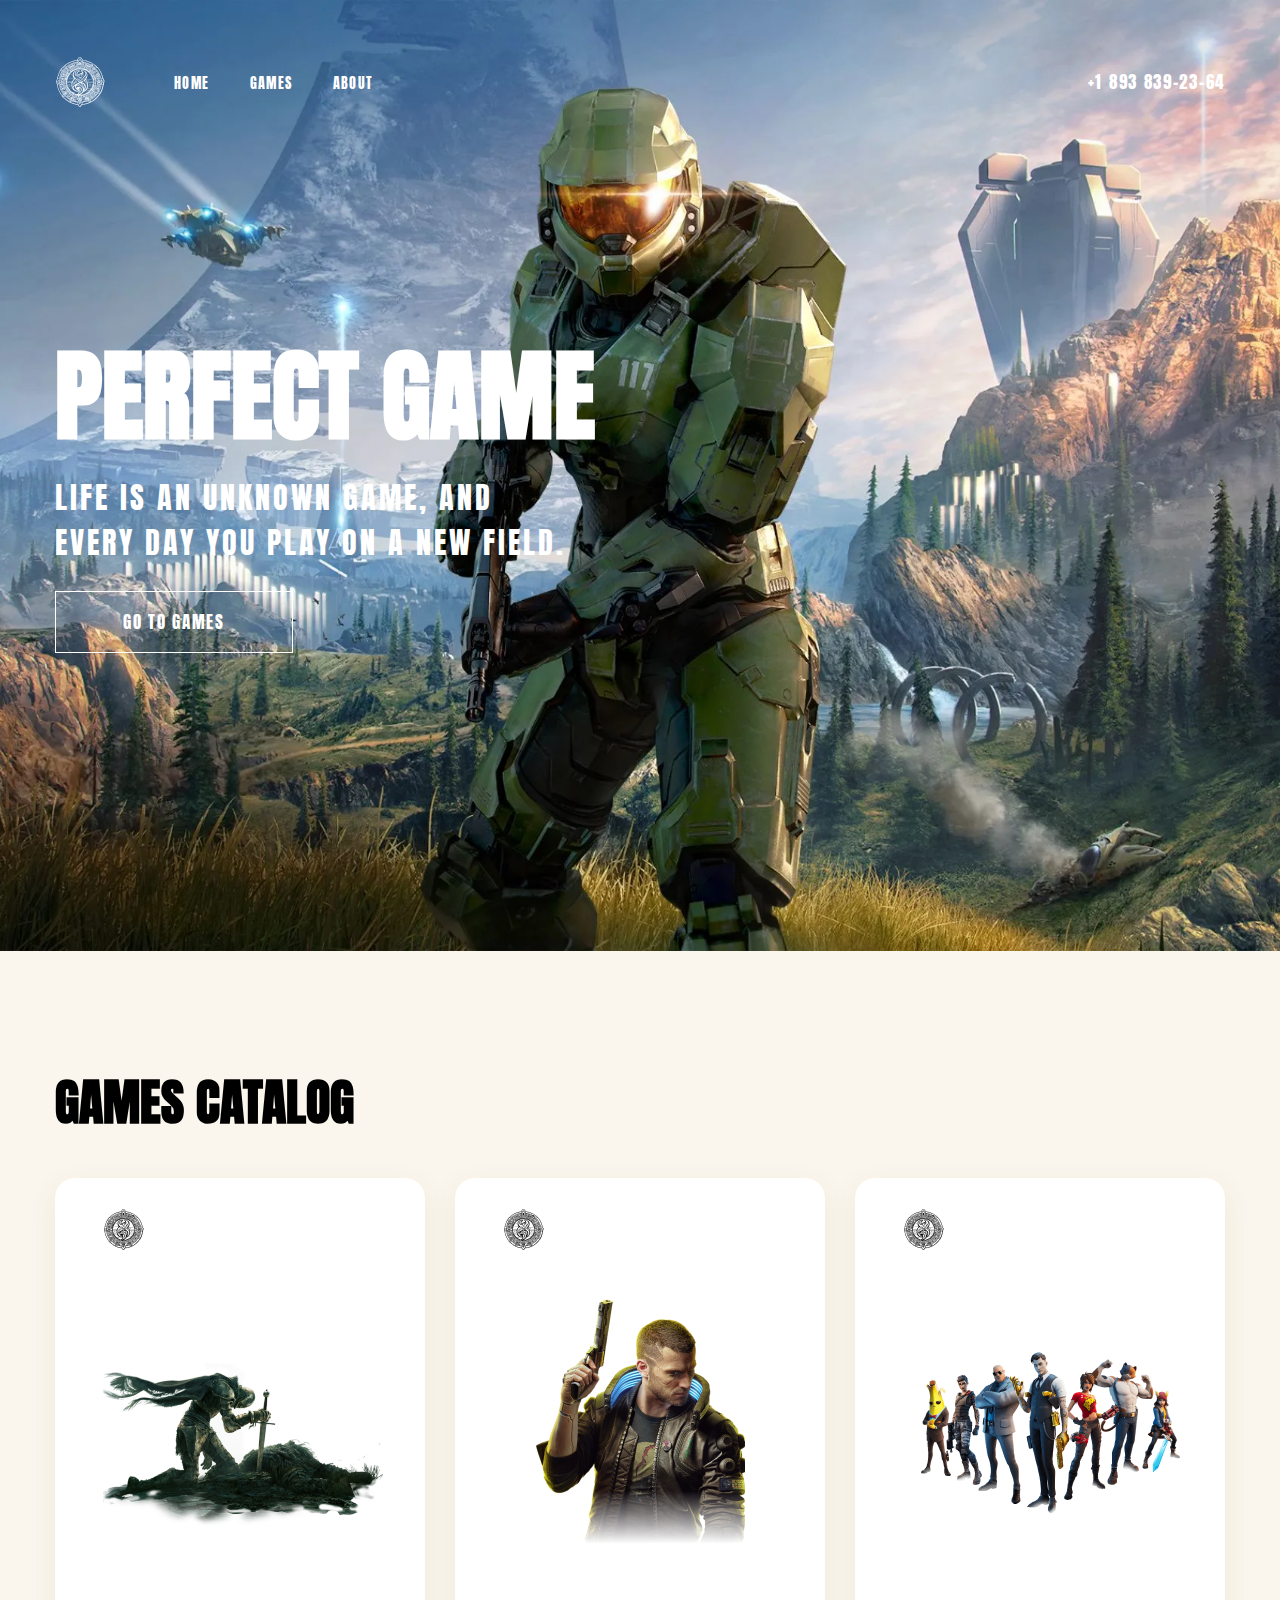
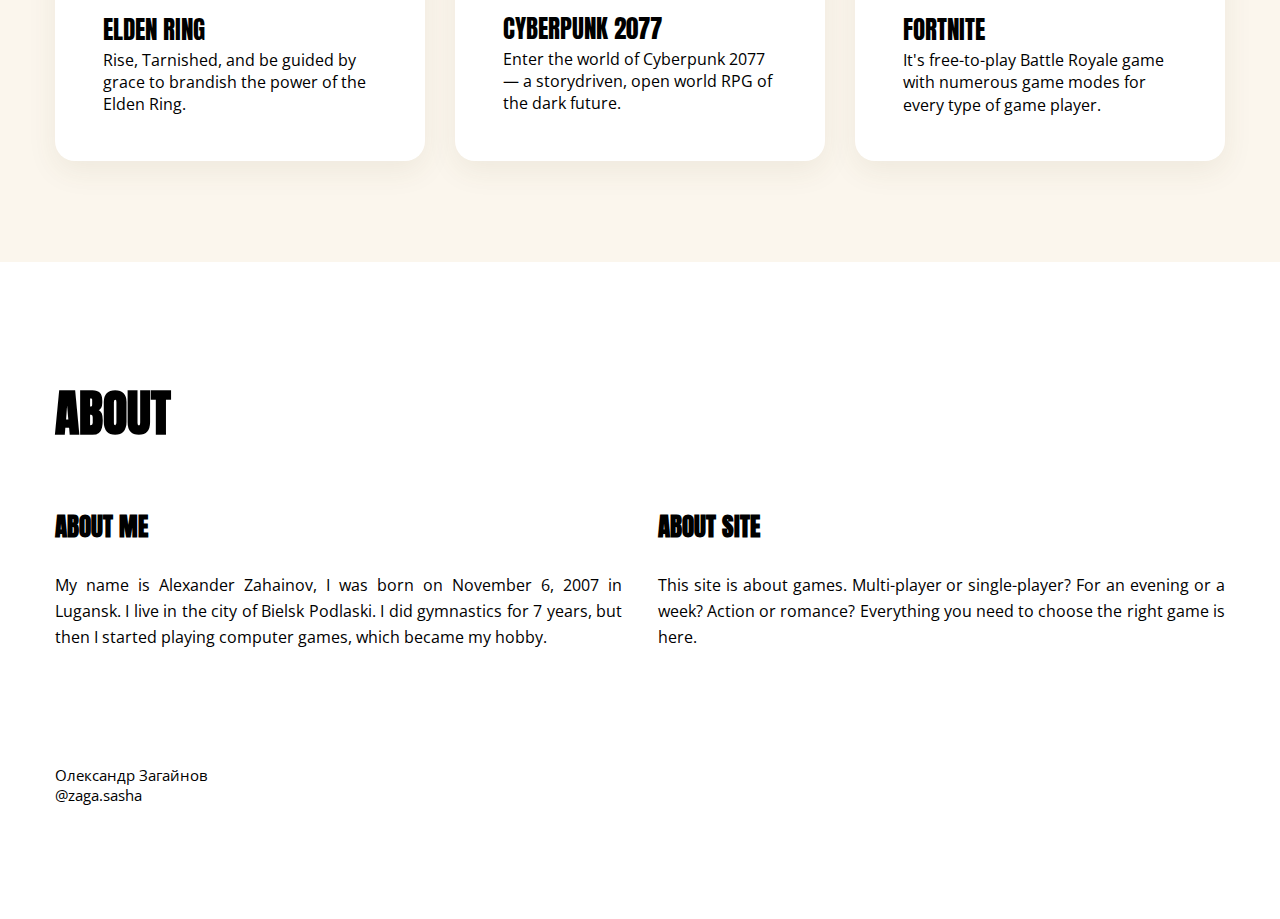
<file: index.html>
<!DOCTYPE html>
<html lang="en">
<head>
	<meta charset="UTF-8">
	<title>Burning Man</title>
	<link href="https://fonts.googleapis.com/css2?family=Anton&family=Open+Sans&display=swap" rel="stylesheet">
	<link rel="icon" href="img/logo.png" type="image/x-icon">
	<link rel="shortcut icon" href="img/logo.png" type="image/x-icon"> 
	<link rel="stylesheet" href="css/main.css">
</head>
<body>
	<header id="header" class="header">
		<div class="container">
			<div class="nav">
				<img src="img/Mask group1.png" alt="Burning Man" class="logo">
				<ul class="menu">
					<li>
						<a href="index.html">
							Home
						</a>
					</li>
					<li>
						<a href="#games">
							Games
						</a>
					</li>
					<li>
						<a href="#about">
							About
						</a>
					</li>
				</ul>
				<a href="tel:+18938392364" class="tel">
					+1 893 839-23-64
				</a>
			</div>
			<div class="offer">
				<h1>Perfect game
				</h1>
				<p>
					Life is an unknown game, and every day you play on a new field.
				</p>
				<a href="#games" class="btn">Go to games</a>
			</div>
		</div>
	</header>
	<header id="header" class="header1">
		<div class="container">
			<div class="group">
				<h2 id="games">Games catalog</h2>
				<div class="games">
					<a href="eldenring.html" class="rectangle1">
						<img src="img/logo.png" alt="logo" class="gamescataloglogo">
						<img src="img/eldenringcatalog.jpg" alt="Games catalog 1" class="eldenringcatalogfoto">
						<div class="catalogtext">
							<h3>Elden Ring</h3>
							<p>
								Rise, Tarnished, and be guided by grace to brandish the power of the Elden Ring.
							</p>
						</div>
					</a>
					<a href="cyberpunk.html" class="rectangle2">
						<img src="img/logo.png" alt="logo" class="gamescataloglogo">
						<img src="img/cyberpunkcatalog.jpg" alt="Games catalog 2" class="cyberpunkcatalogfoto">
						<div class="catalogtext">
							<h3>Cyberpunk 2077</h3>
							<p>
								Enter the world of Cyberpunk 2077 — a storydriven, open world RPG of the dark future.
							</p>
						</div>
					</a>
					<a href="fortnite.html" class="rectangle3">
						<img src="img/logo.png" alt="logo" class="gamescataloglogo">
						<img src="img/fortnitecatalog.jpg" alt="Games catalog 3" class="fortnitecatalogfoto">
						<div class="catalogtext">
							<h3>Fortnite</h3>
							<p>
								It's free-to-play Battle Royale game with numerous game modes for every type of game player.
							</p>
						</div>
					</a>
				</div>
			</div>
		</div>
	</header>
	<section id="about" class="about">
		<div class="container">
			<h2 id="about">About</h2>
			<div class="description">
				<div class="desc-left">
					<h3>About me</h3>
					<p>
						My name is Alexander Zahainov, I was born on November 6, 2007 in Lugansk. I live in the city of Bielsk Podlaski. I did gymnastics for 7 years, but then I started playing computer games, which became my hobby.
					</p>
				</div>
				<div class="desc-right">
					<h3>About site</h3>
					<p>
						This site is about games. Multi-player or single-player? For an evening or a week? Action or romance? Everything you need to choose the right game is here.
					</p>
				</div>			
			</div>
		</div>
	</section>
	<footer id="footer" class="footer">
		<div class="container">
			<div class="footer-text">
				<p>
					Олександр Загайнов
				</p>
				<p>
					@zaga.sasha
				</p>
			</div>
		</div>
	</footer>
</body>
</html>
</file>
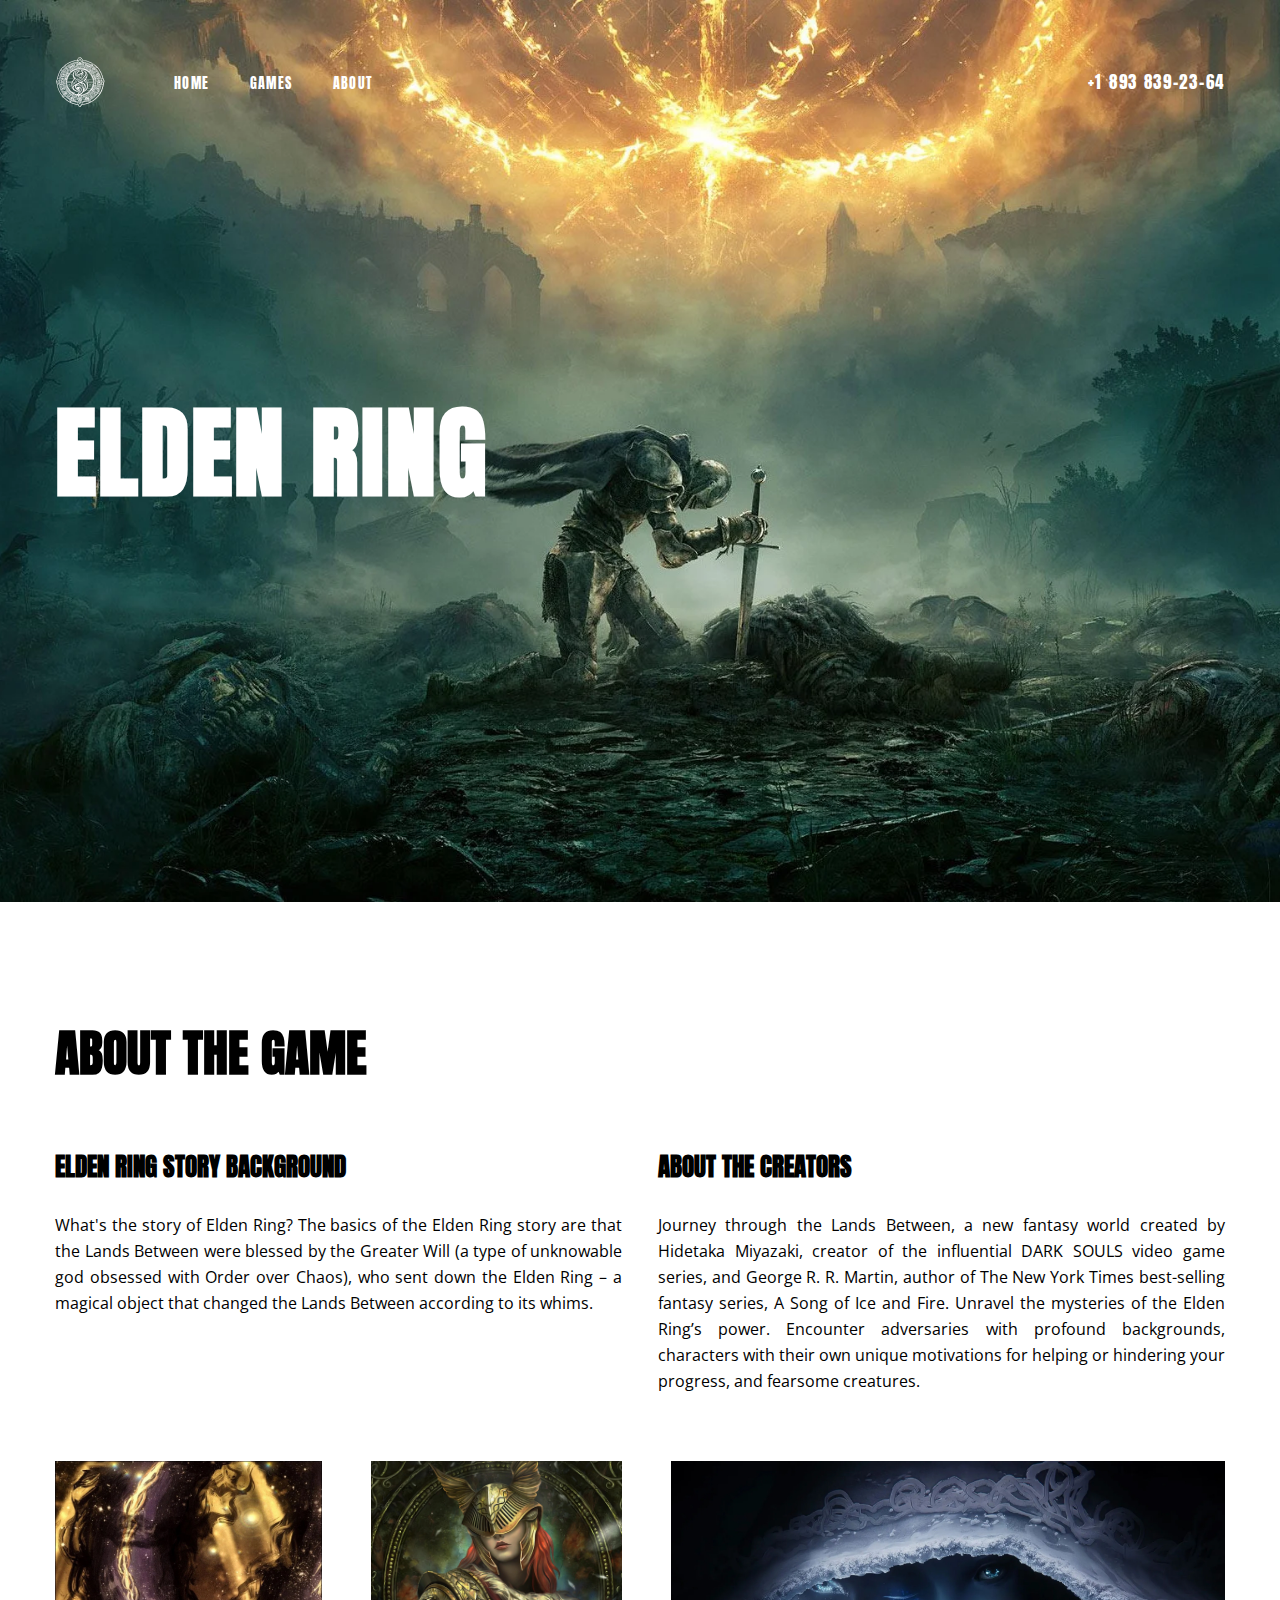
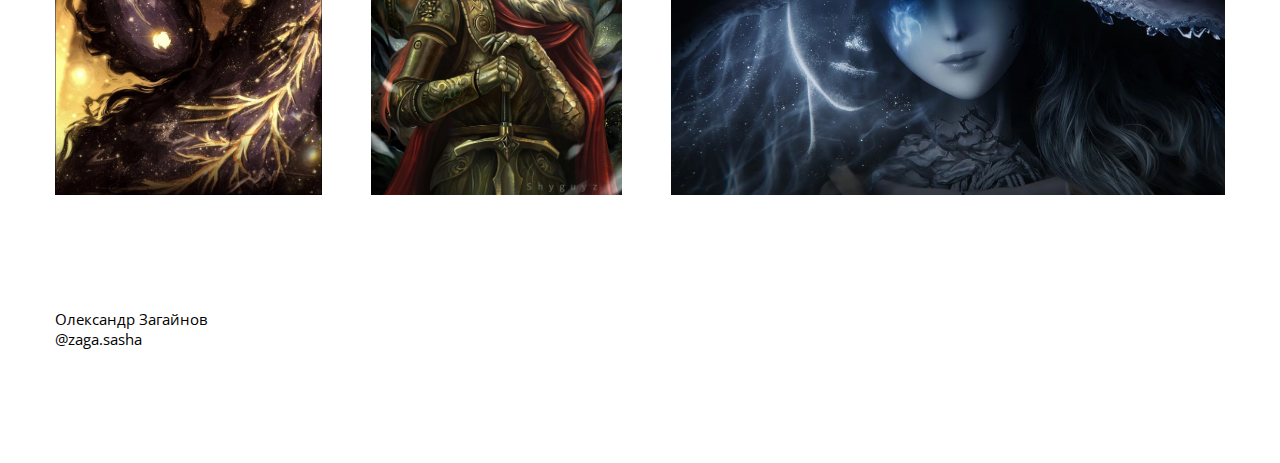
<file: eldenring.html>
<!DOCTYPE html>
<html lang="en">
<head>
	<meta charset="UTF-8">
	<title>Burning Man</title>
	<link href="https://fonts.googleapis.com/css2?family=Anton&family=Open+Sans&display=swap" rel="stylesheet">
	<link rel="icon" href="img/logo.png" type="image/x-icon">
	<link rel="shortcut icon" href="img/logo.png" type="image/x-icon"> 
	<link rel="stylesheet" href="css/eldenring.css">
</head>
<body>
	<div id="swup" class="transition-fade">
	<header id="header" class="header">
		<div class="container">
			<div class="nav">
				<img src="img/Mask group1.png" alt="Burning Man" class="logo">
				<ul class="menu">
					<li>
						<a href="index.html">
							Home
						</a>
					</li>
					<li>
						<a href="index.html#games">
							Games
						</a>
					</li>
					<li>
						<a href="index.html#about">
							About
						</a>
					</li>
				</ul>
				<a href="tel:+18938392364" class="tel">
					+1 893 839-23-64
				</a>
			</div>
			<div class="offer">
				<h1>
					Elden Ring
				</h1>
			</div>
		</div>
	</header>
	<section id="about" class="about">
		<div class="container">
			<h2>About the Game</h2>
			<div class="description">
				<div class="desc-left">
					<h3>Elden ring story background</h3>
					<p>
						What's the story of Elden Ring? The basics of the Elden Ring story are that the Lands Between were blessed by the Greater Will (a type of unknowable god obsessed with Order over Chaos), who sent down the Elden Ring – a magical object that changed the Lands Between according to its whims.
					</p>
				</div>
				<div class="desc-right">
					<h3>About the creators</h3>
					<p>
						Journey through the Lands Between, a new fantasy world created by Hidetaka Miyazaki, creator of the influential DARK SOULS video game series, and George R. R. Martin, author of The New York Times best-selling fantasy series, A Song of Ice and Fire.
						Unravel the mysteries of the Elden Ring’s power. Encounter adversaries with profound backgrounds, characters with their own unique motivations for helping or hindering your progress, and fearsome creatures.
					</p>
				</div>			
			</div>
			<div class="gallery">
				<img src="img/eldenring2.jpg" alt="Event photo 1">
				<img src="img/eldenring3.jpg" alt="Event photo 2">
				<img src="img/eldenring4.jpg" alt="Event photo 3">
			</div>
		</div>
	</section>
	<footer id="footer" class="footer">
		<div class="container">
			<div class="footer-text">
				<p>
					Олександр Загайнов
				</p>
				<p>
					@zaga.sasha
				</p>
			</div>
		</div>
	</footer>
	</div>
</body>
</html>
</file>
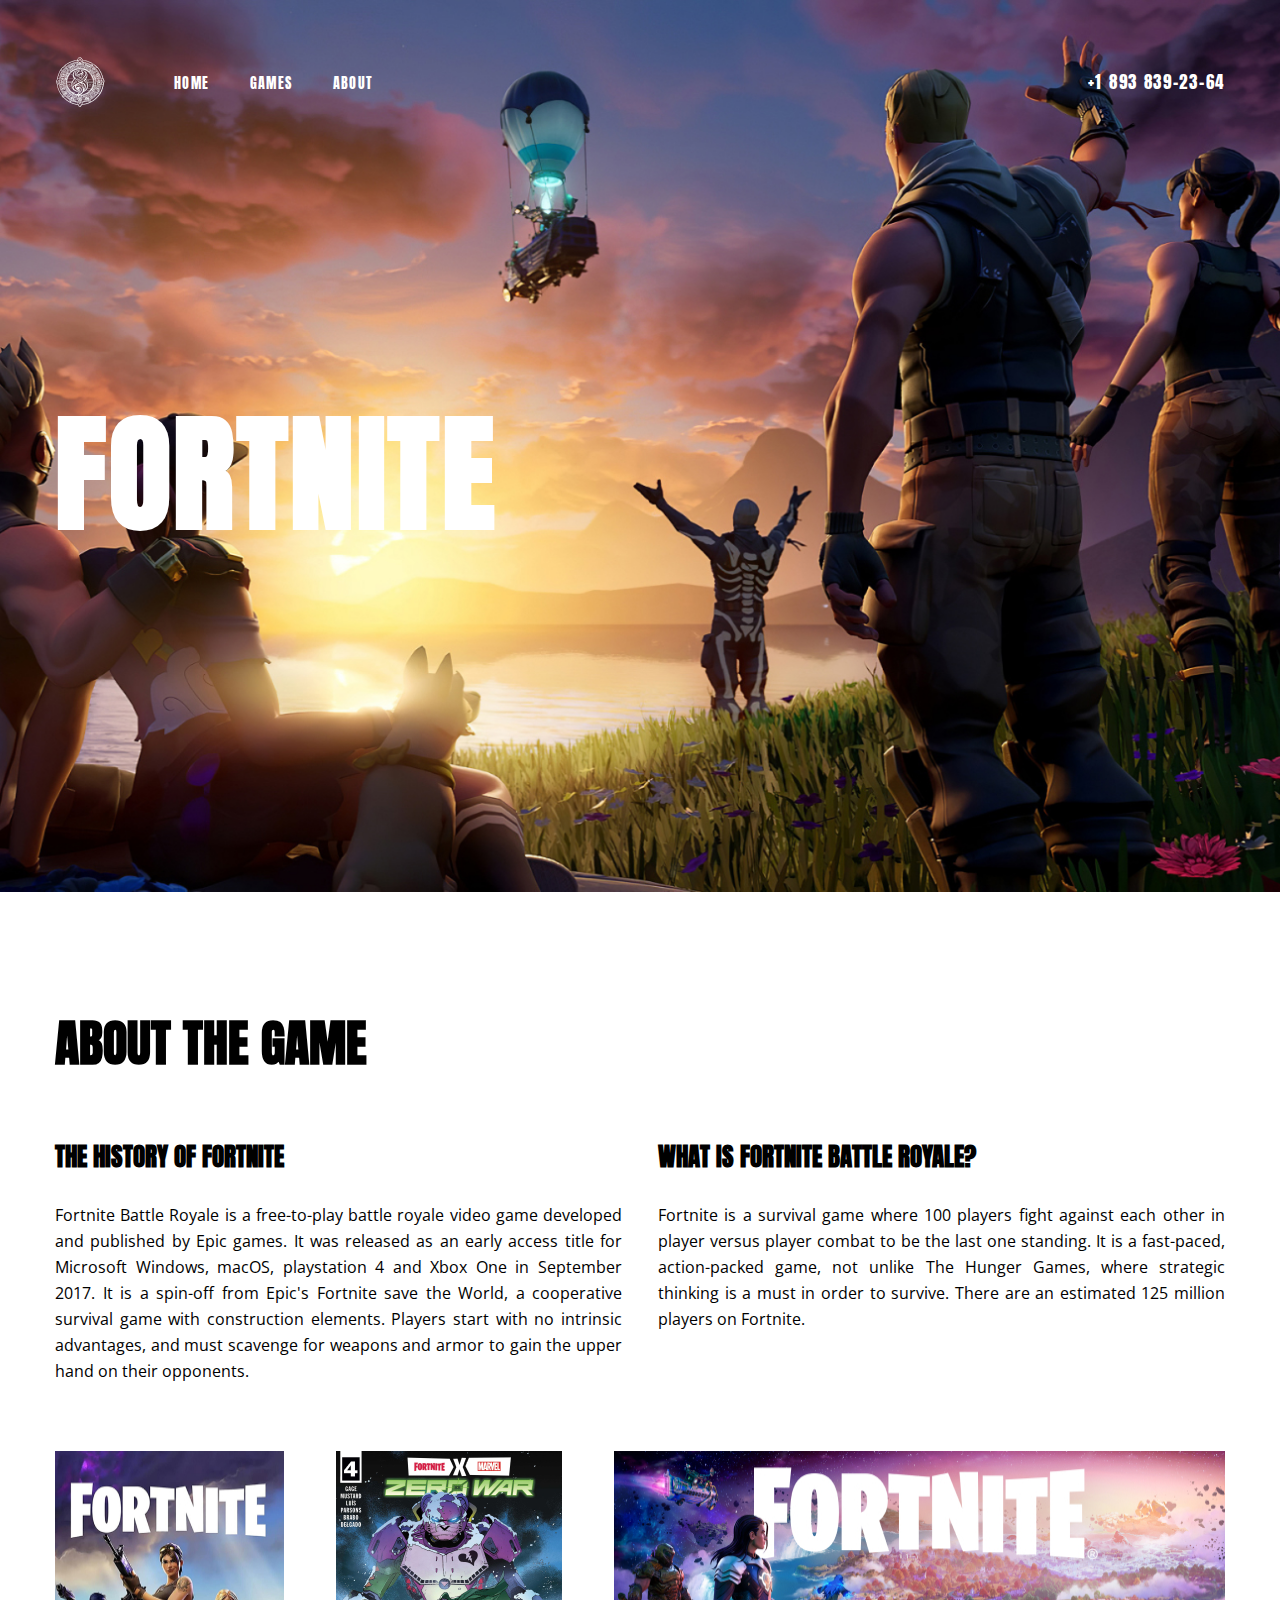
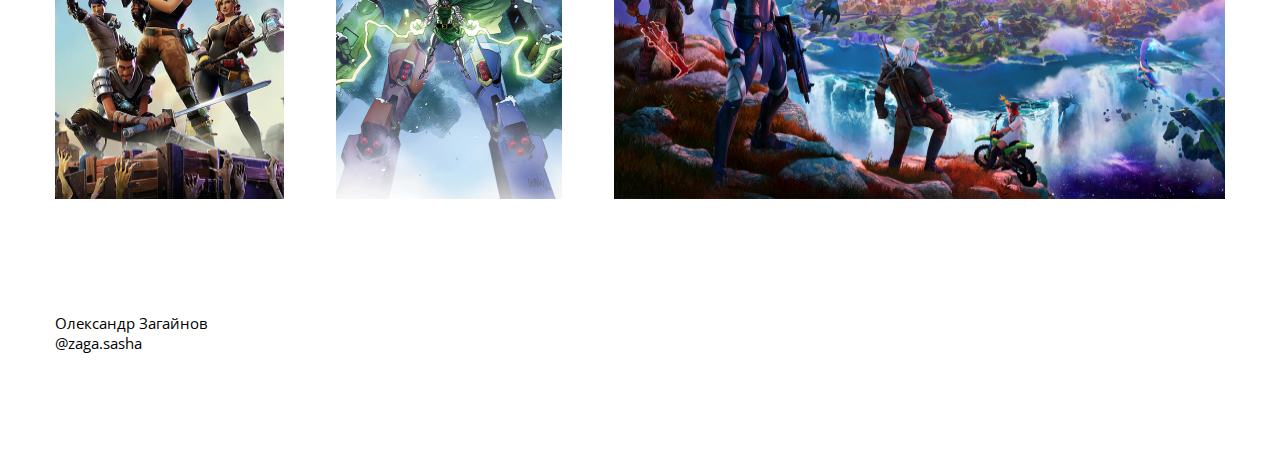
<file: fortnite.html>
<!DOCTYPE html>
<html lang="en">
<head>
	<meta charset="UTF-8">
	<title>Burning Man</title>
	<link href="https://fonts.googleapis.com/css2?family=Anton&family=Open+Sans&display=swap" rel="stylesheet">
	<link rel="icon" href="img/logo.png" type="image/x-icon">
	<link rel="shortcut icon" href="img/logo.png" type="image/x-icon"> 
	<link rel="stylesheet" href="css/fortnite.css">
</head>
<body>
	<div id="swup" class="transition-fade">
	<header id="header" class="header">
		<div class="container">
			<div class="nav">
				<img src="img/Mask group1.png" alt="Burning Man" class="logo">
				<ul class="menu">
					<li>
						<a href="index.html">
							Home
						</a>
					</li>
					<li>
						<a href="index.html#games">
							Games
						</a>
					</li>
					<li>
						<a href="index.html#about">
							About
						</a>
					</li>
				</ul>
				<a href="tel:+18938392364" class="tel">
					+1 893 839-23-64
				</a>
			</div>
			<div class="offer">
				<h1>
					Fortnite
				</h1>
			</div>
		</div>
	</header>
	<section id="about" class="about">
		<div class="container">
			<h2>About the Game</h2>
			<div class="description">
				<div class="desc-left">
					<h3>The history of fortnite</h3>
					<p>
						Fortnite Battle Royale is a free-to-play battle royale video game developed and published by Epic games. It was released as an early access title for Microsoft Windows, macOS, playstation 4  and Xbox One in September 2017. It is a spin-off from Epic's Fortnite save the World, a cooperative survival game with construction elements. Players start with no intrinsic advantages, and must scavenge for weapons and armor to gain the upper hand on their opponents.
					</p>
				</div>
				<div class="desc-right">
					<h3>What is Fortnite Battle Royale?</h3>
					<p>
						Fortnite is a survival game where 100 players fight against each other in player versus player combat to be the last one standing. It is a fast-paced, action-packed game, not unlike The Hunger Games, where strategic thinking is a must in order to survive. There are an estimated 125 million players on Fortnite.
					</p>
				</div>			
			</div>
			<div class="gallery">
				<img src="img/fortnite3.jpg" alt="Event photo 1">
				<img src="img/fortnite5.jpg" alt="Event photo 2">
				<img src="img/fortnite4.jpg" alt="Event photo 3">
			</div>
		</div>
	</section>
	<footer id="footer" class="footer">
		<div class="container">
			<div class="footer-text">
				<p>
					Олександр Загайнов
				</p>
				<p>
					@zaga.sasha
				</p>
			</div>
		</div>
	</footer>
	</div>
</body>
</html>
</file>
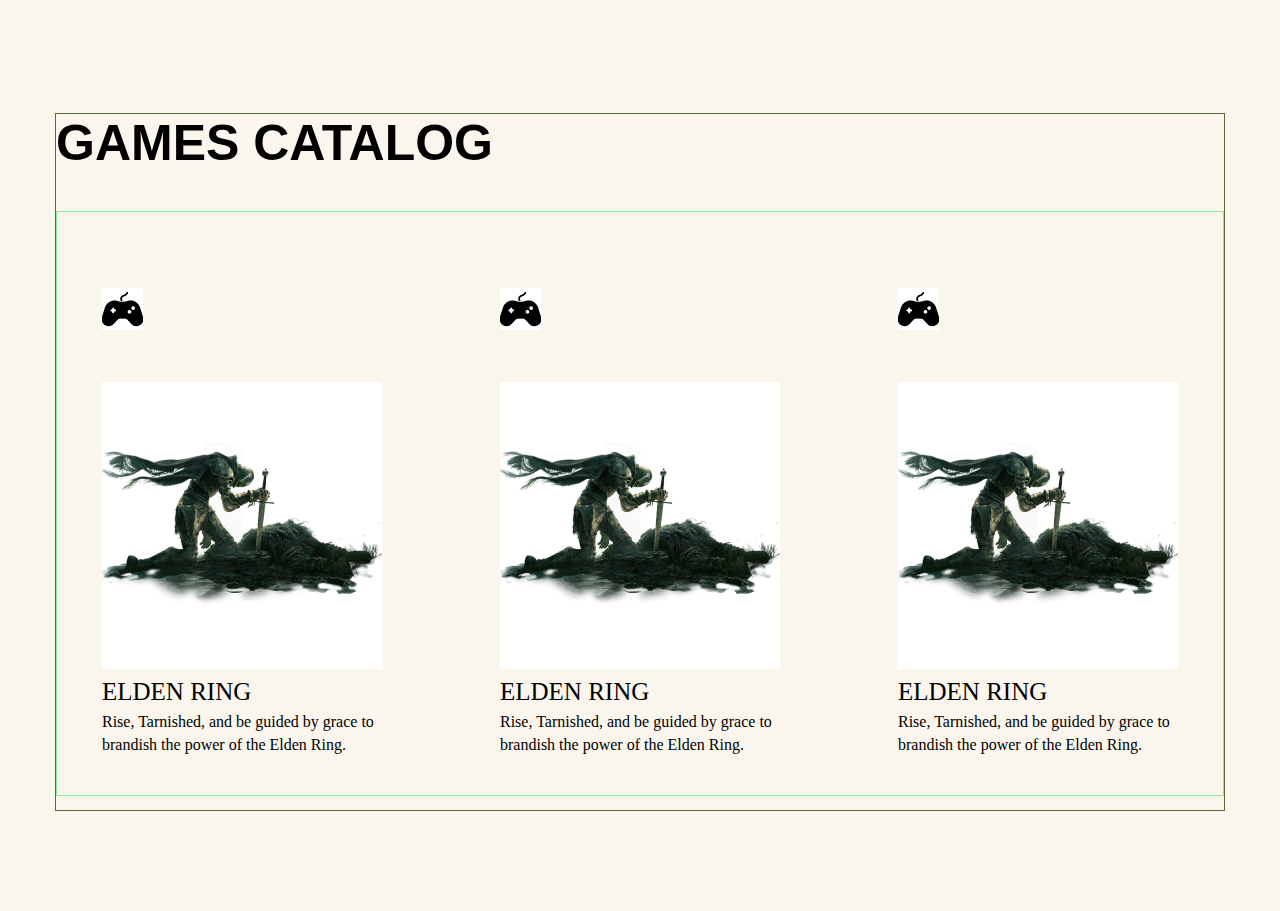
<file: prob.html>
<!DOCTYPE html>
<html lang="en">
<head>
	<meta charset="UTF-8">
	<meta name="viewport" content="width=device-width, initial-scale=1.0">
	<link rel="stylesheet" href="css/prob.css">
	<title>Document</title>
</head>
<body>
	<header id="header" class="header1">
		<div class="container">
			<div class="group">
				<h2>Games catalog</h2>
				<div class="games">
					<div class="rectangle">
						<img src="img/logo.jpg" alt="logo" class="gamescataloglogo">
						<img src="img/eldenringcatalog.jpg" alt="Games catalog 1" class="eldenringcatalogfoto">
						<div class="catalogtext">
							<h3>Elden Ring</h3>
							<p>
								Rise, Tarnished, and be guided by grace to brandish the power of the Elden Ring.
							</p>
						</div>
					</div>
					<div href="#" class="rectangle">
						<img src="img/logo.jpg" alt="logo" class="gamescataloglogo">
						<img src="img/eldenringcatalog.jpg" alt="Games catalog 1" class="eldenringcatalogfoto">
						<div class="catalogtext">
							<h3>Elden Ring</h3>
							<p>
								Rise, Tarnished, and be guided by grace to brandish the power of the Elden Ring.
							</p>
						</div>
					</div>
					<div href="#" class="rectangle">
						<img src="img/logo.jpg" alt="logo" class="gamescataloglogo">
						<img src="img/eldenringcatalog.jpg" alt="Games catalog 1" class="eldenringcatalogfoto">
						<div class="catalogtext">
							<h3>Elden Ring</h3>
							<p>
								Rise, Tarnished, and be guided by grace to brandish the power of the Elden Ring.
							</p>
						</div>
					</div>
				</div>
			</div>
		</div>
	</header>
</body>
</html>
</file>
<file: css/main.css>
body {
	padding: 0;
	margin: 0;
	font-family: 'Anton', sans-serif;
	color: black;
	font-size: 16px;
}

* {
	box-sizing: border-box;
}

h1, h2, h3, h4, h5, h6 {
	padding: 0;
	margin: 0;
	text-transform: uppercase;
}

h2 {
	font-size: 50px;
	margin-bottom: 58px;
}

h3 {
	font-size: 25px;
	margin-bottom: 28px;
}

a {
	text-decoration: none;
}

section {
	padding-top: 113px	
}

p {
	margin: 0;
}

ul, li {
	display: block;
	padding: 0;
	margin: 0;
}

.container {
	width: 1170px;
	margin: 0 auto; 
}

.header {
	background: url('../img/first screen.webp') no-repeat center top / cover;
	padding-top: 57px;
	color: #fff;
	padding-bottom: 322px
}

header a {
	color: #fff;
}

.logo {
	margin-right: 69px;
}

.menu {
	display: flex;
}

.menu li a {
	text-transform: uppercase;
	font-size: 14px;
	letter-spacing: 0.1em;
}

.menu li a:hover {
	border-bottom: 1px solid #fff;
}

.menu li {
	margin-right: 40px;
}

.tel {
	font-size: 17px;
	margin-left: auto;
	letter-spacing: 0.1em;
}

.nav {
	display: flex;
	align-items: center;
}

.offer {
	text-transform: uppercase;
	margin-top: 213px;
	height: 309px;
}

.offer h1 {
	font-size: 100px;
	margin-bottom: 19px;
	letter-spacing: 0.02em
	width: 511px;
	height: 151px;
}

.offer p {
	font-size: 30px;
	letter-spacing: 0.1em;
	margin-top: -15px;
	width: 517px;
	height: 90px;
}

.btn {
	display: block;
	font-size: 17px;
	text-align: center;
	letter-spacing: 0.1em;
	padding: 17px 47px;
	border: 1px solid #fff;
	width: 238px;
	transition: all 0.5s ease;
	margin-top: 26px;
}

.btn:hover {
	background: #fff;
    color: #000;
}

.description {
	display: flex;
	justify-content: space-between;
}

.description p {
	font-family: 'Open Sans', sans-serif;
	font-weight: 400;
	text-align: justify;
	line-height: 1.62em;
}

.desc-left, .desc-right {
	width: 567px;
}

.gallery {
	margin-top: 67px;
	display: flex;
	justify-content: space-between;
}

.gallery img {
	transition: all 0.5s ease;
}

.gallery img:hover {
	box-shadow: 0 20px 40px rgba(0,0,0,0.3);
	transform: scale(1.1);
}

.footer-text {
	font-size: 15px;
	font-family: 'Open Sans', sans-serif;
	padding: 114px 0;
}

.footer-text p {
	margin-right: 67px;
}

.header1 {
	background-color: #FBF6ED;
	padding-top: 113px;
	padding-bottom: 100px;
}

.group {
	width: 1170px;
	height: 698px;
}

.group h2 {
	font-size: 50px;
	margin-bottom: 38.82px;
}

.games {
	display: flex;
	justify-content: space-between;
}

.rectangle1 {
	width: 370px;
	height: 583px;
	box-shadow: 0px 10px 30px rgba(89, 71, 38, 0.08);
	border-radius: 20px;
	background-color: #FFFFFF;
	top: 0;
	padding-right: 48px;
	padding-left: 48px;
	padding-bottom: 67.52px;
	padding-top: 31.56px;
}

.rectangle2 {
	width: 370px;
	height: 583px;
	box-shadow: 0px 10px 30px rgba(89, 71, 38, 0.08);
	border-radius: 20px;
	background-color: #FFFFFF;
	top: 0;
	padding-right: 48px;
	padding-left: 48px;
	padding-bottom: 67.52px;
	padding-top: 31.56px;
}

.rectangle3 {
	width: 370px;
	height: 583px;
	box-shadow: 0px 10px 30px rgba(89, 71, 38, 0.08);
	border-radius: 20px;
	background-color: #FFFFFF;
	top: 0;
	padding-right: 48px;
	padding-left: 48px;
	padding-bottom: 67.52px;
	padding-top: 31.56px;
}

.gamescataloglogo {	
}

.eldenringcatalogfoto {
	margin-bottom: 15.12px;
	margin-top: 48.14px;
}

.cyberpunkcatalogfoto {
	margin-bottom: 61.12px;
	margin-right: 32px;
	margin-left: 32px;
	margin-top: 36.85px;
}

.fortnitecatalogfoto {
	margin-bottom: 84.56px;
	margin-right: -29px;
	margin-left: -29px;
	margin-top: 91.44px;
}

.catalogtext {
	width: 274px;
	height: 92.91px;
	margin-bottom: 0;
}

.catalogtext h3 {
	font-family: 'Anton';
	font-style: normal;
	font-weight: 400;
	font-size: 25px;
	line-height: 38px;
	color: #000000;
	margin-bottom: 0;
}

.catalogtext p {
	font-family: 'Open Sans';
	font-style: normal;
	font-weight: 400;
	font-size: 16px;
	line-height: 138.4%;
	color: #000000;
	margin: 0;
}

html {
	scroll-behavior: smooth;
}
</file>
<file: css/eldenring.css>
body {
	padding: 0;
	margin: 0;
	font-family: 'Anton', sans-serif;
	color: black;
	font-size: 16px;
}

* {
	box-sizing: border-box;
}

h1, h2, h3, h4, h5, h6 {
	padding: 0;
	margin: 0;
	text-transform: uppercase;
}

h2 {
	font-size: 50px;
	margin-bottom: 58px;
}

h3 {
	font-size: 25px;
	margin-bottom: 28px;
}

a {
	text-decoration: none;
}

section {
	padding-top: 113px	
}

p {
	margin: 0;
}

ul, li {
	display: block;
	padding: 0;
	margin: 0;
}

.container {
	width: 1170px;
	margin: 0 auto; 
}

.header {
	background: url('../img/eldenring1.webp') no-repeat center top / cover;
	padding-top: 57px;
	color: #fff;
	padding-bottom: 374px;
}

header a {
	color: #fff;
}

.logo {
	margin-right: 69px;
}

.menu {
	display: flex;
}

.menu li a {
	text-transform: uppercase;
	font-size: 14px;
	letter-spacing: 0.1em;
}

.menu li a:hover {
	border-bottom: 1px solid #fff;
}

.menu li {
	margin-right: 40px;
}

.tel {
	font-size: 17px;
	margin-left: auto;
	letter-spacing: 0.1em;
}

.nav {
	display: flex;
	align-items: center;
}

.offer {
	text-transform: uppercase;
	margin-top: 270px;
	
}

.offer h1 {
	font-size: 100px;
	letter-spacing: 0.02em
}

.btn {
	display: block;
	font-size: 17px;
	text-align: center;
	letter-spacing: 0.1em;
	padding: 17px 47px;
	border: 1px solid #fff;
	width: 238px;
	transition: all 0.5s ease;
	margin-top: 26px;
}

.btn:hover {
	background: #fff;
    color: #000;
}

.description {
	display: flex;
	justify-content: space-between;
}

.description p {
	font-family: 'Open Sans', sans-serif;
	font-weight: 400;
	text-align: justify;
	line-height: 1.62em;
}

.desc-left, .desc-right {
	width: 567px;
}

.gallery {
	margin-top: 67px;
	display: flex;
	justify-content: space-between;
}

.cyberpunk3 {
	width: 815px;
	height: 344px;
}

.gallery img {
	transition: all 0.5s ease;
	height: 334px;
}

.gallery img:hover {
	box-shadow: 0 20px 40px rgba(0,0,0,0.3);
	transform: scale(1.1);
}

.footer-text {
	font-size: 15px;
	font-family: 'Open Sans', sans-serif;
	padding: 114px 0;
}

.footer-text p {
	margin-right: 67px;
}

.transition-fade {
	transition: .4s;
	opacity: 1;
}

html.is-animating .transition-fade {
	opacity: 0;
}

html {
	scroll-behavior: smooth;
}
</file>
<file: css/fortnite.css>
body {
	padding: 0;
	margin: 0;
	font-family: 'Anton', sans-serif;
	color: black;
	font-size: 16px;
}

* {
	box-sizing: border-box;
}

h1, h2, h3, h4, h5, h6 {
	padding: 0;
	margin: 0;
	text-transform: uppercase;
}

h2 {
	font-size: 50px;
	margin-bottom: 58px;
}

h3 {
	font-size: 25px;
	margin-bottom: 28px;
}

a {
	text-decoration: none;
}

section {
	padding-top: 113px	
}

p {
	margin: 0;
}

ul, li {
	display: block;
	padding: 0;
	margin: 0;
}

.container {
	width: 1170px;
	margin: 0 auto; 
}

.header {
	background: url('../img/fortnite1.jpg') no-repeat center top / cover;
	padding-top: 57px;
	color: #fff;
	padding-bottom: 322px
}

header a {
	color: #fff;
}

.logo {
	margin-right: 69px;
}

.menu {
	display: flex;
}

.menu li a {
	text-transform: uppercase;
	font-size: 14px;
	letter-spacing: 0.1em;
}

.menu li a:hover {
	border-bottom: 1px solid #fff;
}

.menu li {
	margin-right: 40px;
}

.tel {
	font-size: 17px;
	margin-left: auto;
	letter-spacing: 0.1em;
}

.nav {
	display: flex;
	align-items: center;
}

.offer {
	text-transform: uppercase;
	margin-top: 270px;
}

.offer h1 {
	font-size: 128px;
	letter-spacing: 0.02em
}

.btn {
	display: block;
	font-size: 17px;
	text-align: center;
	letter-spacing: 0.1em;
	padding: 17px 47px;
	border: 1px solid #fff;
	width: 238px;
	transition: all 0.5s ease;
	margin-top: 26px;
}

.btn:hover {
	background: #fff;
    color: #000;
}

.description {
	display: flex;
	justify-content: space-between;
}

.description p {
	font-family: 'Open Sans', sans-serif;
	font-weight: 400;
	text-align: justify;
	line-height: 1.62em;
}

.desc-left, .desc-right {
	width: 567px;
}

.gallery {
	margin-top: 67px;
	display: flex;
	justify-content: space-between;
}

.gallery img {
	transition: all 0.5s ease;
}

.gallery img:hover {
	box-shadow: 0 20px 40px rgba(0,0,0,0.3);
	transform: scale(1.1);
}

.footer-text {
	font-size: 15px;
	font-family: 'Open Sans', sans-serif;
	padding: 114px 0;
}

.footer-text p {
	margin-right: 67px;
}

.transition-fade {
	transition: .4s;
	opacity: 1;
}

html.is-animating .transition-fade {
	opacity: 0;
}

html {
	scroll-behavior: smooth;
}
</file>
<file: css/prob.css>
body {
	padding: 0;
	margin: 0;
	font-family: 'Anton', sans-serif;
	color: black;
	font-size: 16px;
}

* {
	box-sizing: border-box;
}

h1, h2, h3, h4, h5, h6 {
	padding: 0;
	margin: 0;
	text-transform: uppercase;
}

h2 {
	font-size: 50px;
	margin-bottom: 58px;
}

h3 {
	font-size: 25px;
	margin-bottom: 28px;
}

a {
	text-decoration: none;
}

section {
	padding-top: 113px	
}

p {
	margin: 0;
}

ul, li {
	display: block;
	padding: 0;
	margin: 0;
}

.container {
	width: 1170px;
	margin: 0 auto; 
}

.header1 {
	background-color: #FBF6ED;
	padding-top: 113px;
	padding-bottom: 100px;
}

.group {
	width: 1170px;
	height: 698px;
	border: 1px solid darkolivegreen;
}

.group h2 {
	font-size: 50px;
	margin-bottom: 38.82px;
}

.games {
	display: flex;
	justify-content: space-between;
	border: 1px solid lightgreen;
}

.rectangle { width: 370px; height: 583px; padding: 45px; }

.gamescataloglogo {
	margin-right: 285px;
	margin-top: 31.56px;
}

.eldenringcatalogfoto {
	margin-right: 285px;
	margin-top: 48.14px;
}

.catalogtext {
	width: 274px;
	height: 92.91px;
	margin-bottom: 67.52px;
	margin-right: 48px;
}

.catalogtext h3 {
	font-family: 'Anton';
	font-style: normal;
	font-weight: 400;
	font-size: 25px;
	line-height: 38px;
	color: #000000;
	margin-bottom: 0;
}

.catalogtext p {
	font-family: 'Open Sans';
	font-style: normal;
	font-weight: 400;
	font-size: 16px;
	line-height: 138.4%;
	color: #000000;
}
</file>
